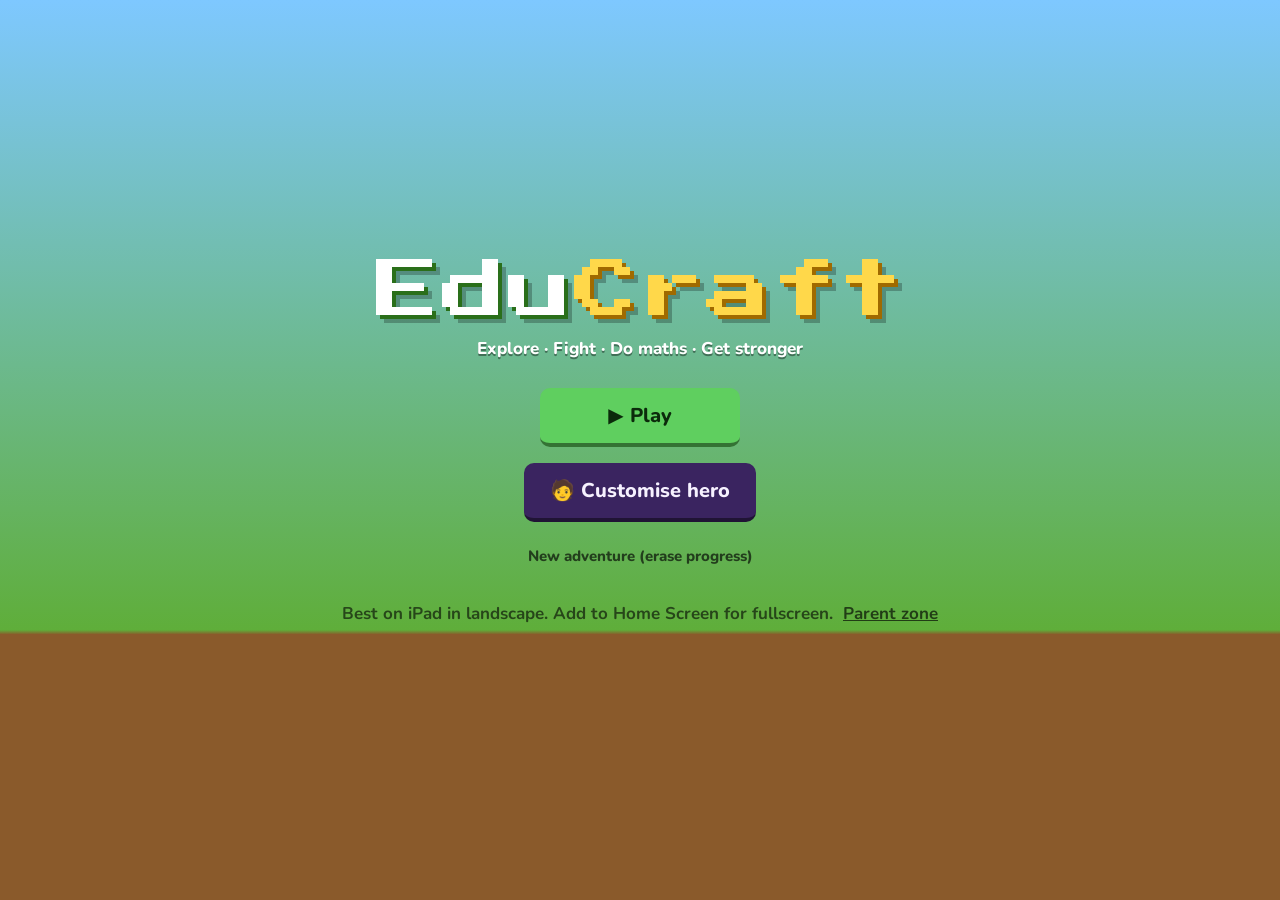
<file: index.html>
<!DOCTYPE html>
<html lang="en">
<head>
  <meta charset="UTF-8">
  <title>EduCraft</title>
  <meta name="viewport" content="width=device-width, initial-scale=1, maximum-scale=1, user-scalable=no, viewport-fit=cover">
  <meta name="apple-mobile-web-app-capable" content="yes">
  <meta name="mobile-web-app-capable" content="yes">
  <meta name="apple-mobile-web-app-status-bar-style" content="black-translucent">
  <meta name="apple-mobile-web-app-title" content="EduCraft">
  <meta name="theme-color" content="#1d1030">
  <link rel="manifest" href="manifest.webmanifest">
  <link rel="apple-touch-icon" href="icon.png">
  <link rel="icon" href="icon.png">
  <link rel="preconnect" href="https://fonts.googleapis.com">
  <link href="https://fonts.googleapis.com/css2?family=Press+Start+2P&family=Nunito:wght@600;800&display=swap" rel="stylesheet">
  <link rel="stylesheet" href="css/style.css?v=2">
</head>
<body>

  <!-- ===== Title ===== -->
  <section id="screen-title" class="screen center">
    <div class="title-art">
      <div class="logo">Edu<span>Craft</span></div>
      <div class="tagline">Explore · Fight · Do maths · Get stronger</div>
    </div>
    <button id="btn-play" class="btn big primary">▶ Play</button>
    <button id="btn-look" class="btn big">🧑 Customise hero</button>
    <button id="btn-reset" class="btn ghost small-btn">New adventure (erase progress)</button>
    <p class="hint">Best on iPad in landscape. Add to Home Screen for fullscreen. &nbsp;<a href="parent.html" class="parent-link">Parent zone</a></p>
  </section>

  <!-- ===== Customise ===== -->
  <section id="screen-look" class="screen center hidden">
    <div class="card look-card">
      <h1>Your hero</h1>
      <div class="look-body">
        <div id="look-preview" class="look-preview"></div>
        <div id="look-rows"></div>
      </div>
      <button id="look-done" class="btn big primary">Done ✔</button>
    </div>
  </section>

  <!-- ===== World map ===== -->
  <section id="screen-map" class="screen hidden">
    <header class="bar">
      <button id="map-title" class="btn ghost">◁</button>
      <div class="bar-title">Choose a stage</div>
      <button class="btn ghost btn-mute">🔊</button>
      <div class="credits pill">0 ⛃</div>
    </header>
    <div class="gear-summary"></div>
    <div id="world-list" class="scroll"></div>
    <footer class="bar bottom">
      <button id="map-earn" class="btn primary">📚 Earn credits</button>
      <button id="map-shop" class="btn">🛒 Shop</button>
    </footer>
  </section>

  <!-- ===== Game ===== -->
  <section id="screen-game" class="screen hidden"><canvas id="game"></canvas></section>
  <div id="hud" class="hidden">
    <div id="hud-stage"></div>
    <div class="hud-right">
      <div class="credits pill">0 ⛃</div>
      <button id="hud-earn" class="btn small-btn" title="Earn credits">📚</button>
      <button id="hud-shop" class="btn small-btn" title="Shop">🛒</button>
      <button class="btn small-btn btn-mute" title="Sound">🔊</button>
      <button id="hud-pause" class="btn small-btn" title="Pause">⏸</button>
    </div>
  </div>

  <!-- ===== Stage clear ===== -->
  <section id="screen-clear" class="screen center hidden">
    <div class="card">
      <h1 id="clear-title">Stage clear!</h1>
      <div id="clear-body"></div>
      <div class="row">
        <button id="btn-next" class="btn big primary">Next stage ▶</button>
        <button id="btn-map" class="btn big">World map</button>
      </div>
    </div>
  </section>

  <!-- ===== Fainted ===== -->
  <section id="screen-down" class="screen center hidden">
    <div class="card">
      <h1>You fainted!</h1>
      <div id="down-body"></div>
      <div class="row">
        <button id="down-shop" class="btn big primary">🛒 Shop &amp; earn</button>
        <button id="btn-retry" class="btn big">Try again</button>
        <button id="down-map" class="btn big ghost">World map</button>
      </div>
    </div>
  </section>

  <!-- ===== Victory ===== -->
  <section id="screen-victory" class="screen center hidden">
    <div class="card gold">
      <h1>👑 You saved the world!</h1>
      <p>The Void King is gone. The Sky Fortress is quiet. You are a true EduCraft hero.</p>
      <div id="victory-stats"></div>
      <button id="victory-map" class="btn big primary">Keep exploring</button>
    </div>
  </section>

  <!-- ===== Pause ===== -->
  <div id="modal-pause" class="modal hidden">
    <div class="modal-box small">
      <h2>Paused</h2>
      <button id="pause-resume" class="btn big primary">▶ Resume</button>
      <button id="pause-earn" class="btn big">📚 Earn credits</button>
      <button id="pause-shop" class="btn big">🛒 Shop</button>
      <button id="pause-apple" class="btn big hidden">🍎 Eat Golden Apple</button>
      <button class="btn big btn-mute">🔊</button>
      <button id="pause-quit" class="btn ghost">Quit to map</button>
    </div>
  </div>

  <!-- ===== Shop ===== -->
  <div id="modal-shop" class="modal hidden">
    <div class="modal-box">
      <header class="bar">
        <div class="bar-title">🛒 Trader's Shop</div>
        <div class="credits pill">0 ⛃</div>
        <button id="shop-close" class="btn ghost">✕</button>
      </header>
      <div class="gear-summary"></div>
      <nav class="tabs">
        <button class="shop-tab active" data-tab="weapons">⚔ Weapons</button>
        <button class="shop-tab" data-tab="armor">🛡 Armor</button>
        <button class="shop-tab" data-tab="items">🍎 Items</button>
        <button class="shop-tab" data-tab="earn">📚 Earn</button>
      </nav>
      <div id="shop-body" class="scroll"></div>
    </div>
  </div>

  <!-- ===== Maths ===== -->
  <div id="modal-math" class="modal hidden">
    <div class="modal-box math">
      <header class="bar">
        <div id="math-kind" class="bar-title">🔢 Number problem</div>
        <div id="math-streak" class="streak"></div>
        <div class="credits pill">0 ⛃</div>
        <button id="math-close" class="btn ghost">✕</button>
      </header>
      <div id="math-q" class="math-q">7 + 5 = ?</div>
      <div id="math-answer" class="math-answer">?</div>
      <div id="math-feedback" class="math-feedback"></div>
      <div id="math-pad" class="pad">
        <button data-k="1">1</button><button data-k="2">2</button><button data-k="3">3</button>
        <button data-k="4">4</button><button data-k="5">5</button><button data-k="6">6</button>
        <button data-k="7">7</button><button data-k="8">8</button><button data-k="9">9</button>
        <button data-k="del" class="pad-del">⌫</button><button data-k="0">0</button><button data-k="ok" class="pad-ok">✔</button>
      </div>
      <button id="math-next" class="btn big primary hidden">Next question ▶</button>
    </div>
  </div>

  <script src="js/data.js?v=2"></script>
  <script src="js/mathgen.js?v=2"></script>
  <script src="js/sprites.js?v=2"></script>
  <script src="js/audio.js?v=2"></script>
  <script src="js/input.js?v=2"></script>
  <script src="js/engine.js?v=2"></script>
  <script src="js/ui.js?v=2"></script>
</body>
</html>
</file>
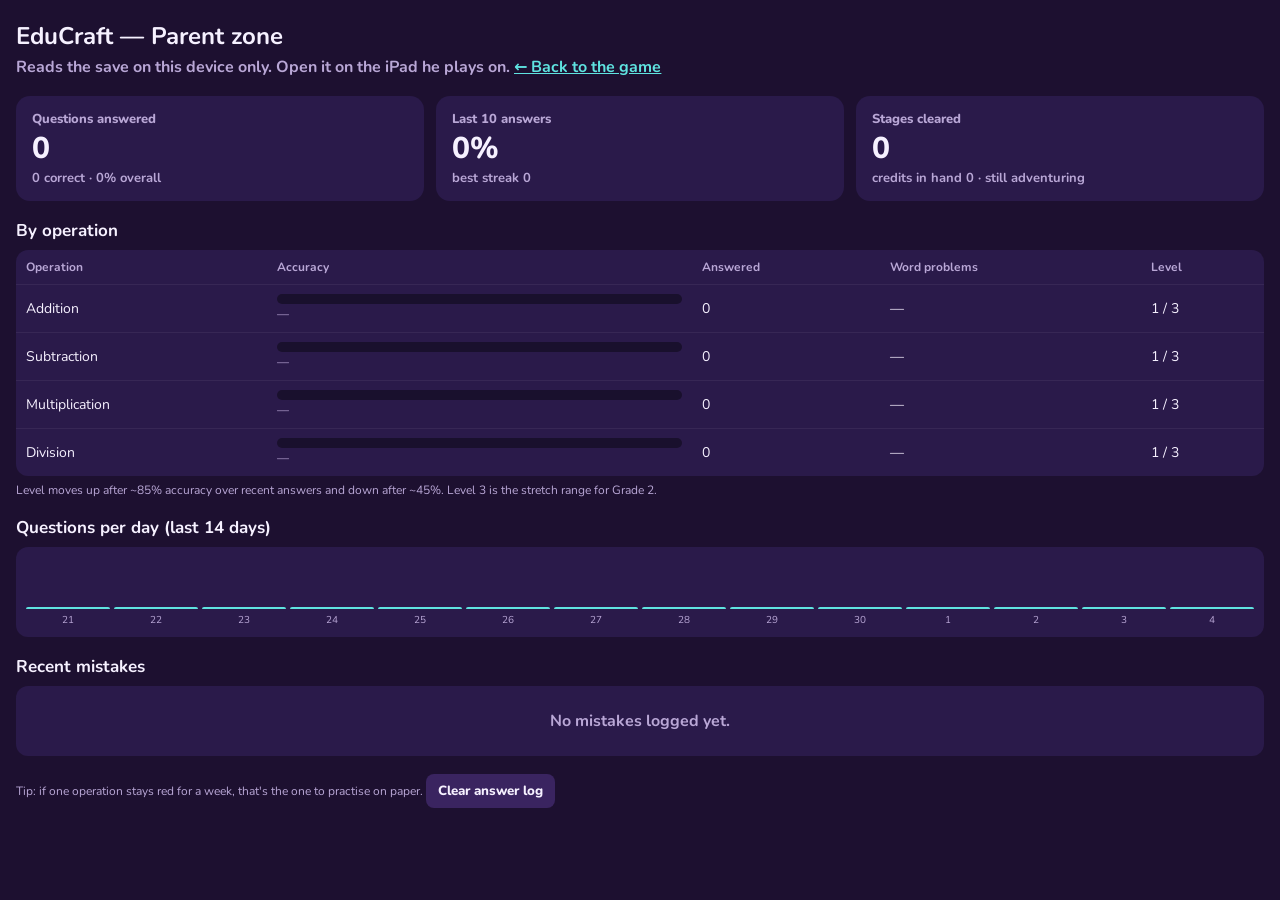
<file: parent.html>
<!DOCTYPE html>
<html lang="en">
<head>
  <meta charset="UTF-8">
  <title>EduCraft — Parent zone</title>
  <meta name="viewport" content="width=device-width, initial-scale=1">
  <link rel="icon" href="icon.png">
  <link href="https://fonts.googleapis.com/css2?family=Nunito:wght@600;800&display=swap" rel="stylesheet">
  <style>
    :root { --bg: #1d1030; --panel: #2a1a4a; --panel2: #3a2460; --ink: #f6f1ff; --muted: #b9a7d6; --gold: #ffd84a; --green: #5fcf5f; --red: #ff5f5f; --blue: #5fe3e0; }
    * { box-sizing: border-box; }
    body { margin: 0; background: var(--bg); color: var(--ink); font-family: "Nunito", system-ui, sans-serif; padding: 20px 16px 40px; }
    h1 { font-size: 24px; margin: 0 0 4px; } .sub { color: var(--muted); font-weight: 700; margin-bottom: 18px; }
    a { color: var(--blue); }
    .grid { display: grid; grid-template-columns: repeat(auto-fit, minmax(220px, 1fr)); gap: 12px; margin-bottom: 18px; }
    .tile { background: var(--panel); border-radius: 14px; padding: 14px 16px; }
    .tile .k { color: var(--muted); font-weight: 800; font-size: 13px; } .tile .v { font-size: 30px; font-weight: 800; } .tile .s { color: var(--muted); font-size: 13px; font-weight: 700; }
    h2 { font-size: 17px; margin: 18px 0 8px; }
    table { width: 100%; border-collapse: collapse; background: var(--panel); border-radius: 12px; overflow: hidden; }
    th, td { padding: 9px 10px; text-align: left; font-size: 14px; } th { color: var(--muted); font-size: 12px; } tr + tr td { border-top: 1px solid rgba(255,255,255,0.06); }
    .bar { height: 10px; background: rgba(0,0,0,0.4); border-radius: 5px; overflow: hidden; } .bar i { display: block; height: 100%; background: var(--green); }
    .bar i.mid { background: var(--gold); } .bar i.low { background: var(--red); }
    .ok { color: var(--green); font-weight: 800; } .bad { color: var(--red); font-weight: 800; }
    .q { color: var(--ink); } .small { color: var(--muted); font-size: 12px; }
    .days { display: flex; gap: 4px; align-items: flex-end; height: 90px; background: var(--panel); border-radius: 12px; padding: 10px; }
    .day { flex: 1; display: flex; flex-direction: column; align-items: center; gap: 4px; font-size: 10px; color: var(--muted); }
    .day b { width: 100%; background: var(--blue); border-radius: 3px 3px 0 0; min-height: 2px; }
    .empty { background: var(--panel); border-radius: 12px; padding: 24px; text-align: center; color: var(--muted); font-weight: 700; }
    button { font-family: inherit; font-weight: 800; background: var(--panel2); color: var(--ink); border: 0; border-radius: 8px; padding: 8px 12px; cursor: pointer; }
  </style>
</head>
<body>
  <h1>EduCraft — Parent zone</h1>
  <div class="sub">Reads the save on this device only. Open it on the iPad he plays on. <a href="index.html">← Back to the game</a></div>
  <div id="root"></div>
  <script>
    (function () {
      const LABEL = { add: 'Addition', sub: 'Subtraction', mul: 'Multiplication', div: 'Division' };
      let save = null; try { save = JSON.parse(localStorage.getItem('educraft.save.v1')); } catch (e) { /* ignore */ }
      const root = document.getElementById('root');
      if (!save || !save.stats) { root.innerHTML = '<div class="empty">No game data on this device yet. Play a stage first, then come back.</div>'; return; }
      const log = save.stats.log || [], st = save.stats, skill = save.skill || {};
      const pct = (a, b) => b ? Math.round(100 * a / b) : 0;
      const cls = (p) => p >= 80 ? '' : p >= 55 ? 'mid' : 'low';
      // per operation
      const ops = {}; for (const r of log) { const o = ops[r.op] = ops[r.op] || { n: 0, ok: 0, story: 0, storyOk: 0 }; o.n++; if (r.ok) o.ok++; if (r.k !== 'notation') { o.story++; if (r.ok) o.storyOk++; } }
      // per day (last 14)
      const days = []; for (let i = 13; i >= 0; i--) { const d = new Date(); d.setHours(0, 0, 0, 0); d.setDate(d.getDate() - i); days.push({ d, key: d.toDateString(), n: 0, ok: 0 }); }
      for (const r of log) { const k = new Date(r.t).toDateString(); const day = days.find((x) => x.key === k); if (day) { day.n++; if (r.ok) day.ok++; } }
      const maxN = Math.max(1, ...days.map((d) => d.n));
      const recent = log.slice(-10), recentAcc = pct(recent.filter((r) => r.ok).length, recent.length);
      const wrongs = log.filter((r) => !r.ok).slice(-12).reverse();
      const worldsDone = Object.values(save.progress || {}).reduce((a, b) => a + b, 0);
      root.innerHTML = `
        <div class="grid">
          <div class="tile"><div class="k">Questions answered</div><div class="v">${st.answered}</div><div class="s">${st.correct} correct · ${pct(st.correct, st.answered)}% overall</div></div>
          <div class="tile"><div class="k">Last 10 answers</div><div class="v">${recentAcc}%</div><div class="s">best streak ${st.streakBest}</div></div>
          <div class="tile"><div class="k">Stages cleared</div><div class="v">${worldsDone}</div><div class="s">credits in hand ${save.credits} · ${save.won ? 'finished the game 👑' : 'still adventuring'}</div></div>
        </div>
        <h2>By operation</h2>
        <table><tr><th>Operation</th><th style="width:34%">Accuracy</th><th>Answered</th><th>Word problems</th><th>Level</th></tr>
        ${['add', 'sub', 'mul', 'div'].map((k) => { const o = ops[k] || { n: 0, ok: 0, story: 0, storyOk: 0 }, p = pct(o.ok, o.n), lvl = (skill[k] && skill[k].lvl) || 1;
          return `<tr><td>${LABEL[k]}</td><td><div class="bar"><i class="${cls(p)}" style="width:${p}%"></i></div><span class="small">${o.n ? p + '%' : '—'}</span></td><td>${o.n}</td><td>${o.story ? pct(o.storyOk, o.story) + '% of ' + o.story : '—'}</td><td>${lvl} / 3</td></tr>`; }).join('')}
        </table>
        <div class="small" style="margin-top:6px">Level moves up after ~85% accuracy over recent answers and down after ~45%. Level 3 is the stretch range for Grade 2.</div>
        <h2>Questions per day (last 14 days)</h2>
        <div class="days">${days.map((d) => `<div class="day"><b style="height:${Math.round(60 * d.n / maxN)}px" title="${d.n} answered, ${d.ok} correct"></b>${d.d.getDate()}</div>`).join('')}</div>
        <h2>Recent mistakes</h2>
        ${wrongs.length ? `<table><tr><th>When</th><th>Question</th><th>His answer</th><th>Correct</th></tr>${wrongs.map((r) => `<tr><td class="small">${new Date(r.t).toLocaleDateString()}</td><td class="q">${r.q}</td><td class="bad">${r.g}</td><td class="ok">${r.a}</td></tr>`).join('')}</table>` : '<div class="empty">No mistakes logged yet.</div>'}
        <p class="small" style="margin-top:18px">Tip: if one operation stays red for a week, that's the one to practise on paper. <button onclick="if(confirm('Clear the answer log (keeps progress and gear)?')){save.stats.log=[];localStorage.setItem('educraft.save.v1',JSON.stringify(save));location.reload();}">Clear answer log</button></p>`;
    })();
  </script>
</body>
</html>
</file>
<file: css/style.css>
/* EduCraft — styles. Big touch targets, blocky pixel look, safe-area aware. */
:root {
  --bg: #1d1030;
  --panel: #2a1a4a;
  --panel2: #3a2460;
  --ink: #f6f1ff;
  --muted: #b9a7d6;
  --gold: #ffd84a;
  --green: #5fcf5f;
  --red: #ff5f5f;
  --blue: #5fe3e0;
  --purple: #c77dff;
  --pix: "Press Start 2P", monospace;
  --body: "Nunito", system-ui, -apple-system, sans-serif;
  --sat: env(safe-area-inset-top, 0px);
  --sab: env(safe-area-inset-bottom, 0px);
  --sal: env(safe-area-inset-left, 0px);
  --sar: env(safe-area-inset-right, 0px);
}
* { box-sizing: border-box; -webkit-tap-highlight-color: transparent; }
html, body { margin: 0; height: 100%; overflow: hidden; background: var(--bg); color: var(--ink); font-family: var(--body); font-size: 17px; -webkit-user-select: none; user-select: none; touch-action: none; }
body { position: fixed; inset: 0; }
.hidden { display: none !important; }

/* ---------- screens ---------- */
.screen { position: absolute; inset: 0; display: flex; flex-direction: column; }
.screen.center { align-items: center; justify-content: center; gap: 16px; padding: calc(var(--sat) + 16px) calc(var(--sar) + 16px) calc(var(--sab) + 16px) calc(var(--sal) + 16px); text-align: center; }
#screen-title { background: linear-gradient(180deg, #7ec8ff 0%, #5fae3a 70%, #8a5a2b 70.5%, #8a5a2b 100%); }
#screen-title .hint { color: rgba(0,0,0,0.6); font-weight: 700; margin-top: 8px; }
.title-art { margin-bottom: 12px; }
.logo { font-family: var(--pix); font-size: clamp(34px, 8vw, 64px); color: #fff; text-shadow: 4px 4px 0 #2a6f1a, 8px 8px 0 rgba(0,0,0,0.25); letter-spacing: 2px; }
.logo span { color: var(--gold); text-shadow: 4px 4px 0 #a06a00, 8px 8px 0 rgba(0,0,0,0.25); }
.tagline { margin-top: 14px; font-weight: 800; color: #fff; text-shadow: 0 2px 0 rgba(0,0,0,0.4); }
#screen-clear, #screen-down, #screen-victory { background: rgba(10, 5, 20, 0.85); }
#screen-game { background: #000; }
#game { position: absolute; inset: 0; display: block; touch-action: none; }

/* ---------- buttons ---------- */
.btn { font-family: var(--body); font-weight: 800; font-size: 17px; color: var(--ink); background: var(--panel2); border: 0; border-bottom: 4px solid rgba(0,0,0,0.45); border-radius: 10px; padding: 12px 18px; min-height: 48px; cursor: pointer; }
.btn:active { transform: translateY(2px); border-bottom-width: 2px; }
.btn:disabled { opacity: 0.45; cursor: default; }
.btn.big { font-size: 20px; padding: 14px 26px; min-height: 58px; min-width: 200px; }
.btn.primary { background: var(--green); color: #0b2a0b; }
.btn.ghost { background: transparent; border-bottom-color: transparent; color: var(--ink); }
.btn.small-btn { font-size: 15px; padding: 8px 12px; min-height: 40px; }
#btn-reset { color: rgba(0,0,0,0.65); }
.row { display: flex; gap: 12px; flex-wrap: wrap; justify-content: center; }

/* ---------- bars & cards ---------- */
.bar { display: flex; align-items: center; gap: 12px; padding: calc(var(--sat) + 10px) calc(var(--sar) + 14px) 10px calc(var(--sal) + 14px); background: var(--panel); }
.bar.bottom { padding: 10px calc(var(--sar) + 14px) calc(var(--sab) + 10px) calc(var(--sal) + 14px); justify-content: center; gap: 14px; }
.bar-title { flex: 1; min-width: 0; font-weight: 800; font-size: 18px; white-space: nowrap; overflow: hidden; text-overflow: ellipsis; }
.pill { flex: 0 0 auto; font-family: var(--pix); font-size: 13px; background: #000; color: var(--gold); padding: 8px 12px; border-radius: 999px; white-space: nowrap; }
.gear-summary { padding: 8px 16px; color: var(--muted); font-weight: 700; font-size: 15px; background: rgba(0,0,0,0.25); }
.card { background: var(--panel); border: 4px solid var(--panel2); border-radius: 16px; padding: 24px 28px; max-width: 520px; width: 100%; box-shadow: 0 12px 40px rgba(0,0,0,0.5); }
.card.gold { border-color: var(--gold); }
.card h1 { font-family: var(--pix); font-size: clamp(18px, 4vw, 26px); line-height: 1.4; color: var(--gold); margin: 0 0 12px; }
.card p { margin: 6px 0; font-weight: 700; }
.card .reward { font-family: var(--pix); font-size: 20px; color: var(--gold); margin: 14px 0; }
.card .unlock { color: var(--blue); }
.card .row { margin-top: 16px; }

/* ---------- world map ---------- */
.scroll { overflow-y: auto; -webkit-overflow-scrolling: touch; touch-action: pan-y; flex: 1; }
#world-list { padding: 12px calc(var(--sar) + 14px) 12px calc(var(--sal) + 14px); display: grid; grid-template-columns: repeat(auto-fit, minmax(300px, 1fr)); gap: 14px; align-content: start; }
.world-card { background: linear-gradient(180deg, var(--sky) 0%, var(--panel) 55%); border: 4px solid var(--panel2); border-radius: 16px; padding: 14px; }
.world-card.locked { filter: grayscale(0.8); opacity: 0.6; }
.world-title { font-weight: 800; font-size: 20px; text-shadow: 0 2px 0 rgba(0,0,0,0.5); }
.world-num { font-family: var(--pix); font-size: 11px; background: #000; color: var(--gold); padding: 5px 8px; border-radius: 6px; margin-right: 6px; vertical-align: middle; }
.world-sub { color: #fff; font-weight: 700; opacity: 0.95; text-shadow: 0 1px 0 rgba(0,0,0,0.5); margin: 4px 0 6px; }
.world-math { color: var(--muted); font-weight: 700; font-size: 14px; margin-bottom: 10px; }
.stage-row { display: grid; grid-template-columns: repeat(4, 1fr); gap: 8px; }
.stage-btn { position: relative; background: var(--panel2); border: 0; border-bottom: 4px solid rgba(0,0,0,0.45); border-radius: 10px; color: var(--ink); min-height: 72px; padding: 8px 6px; display: flex; flex-direction: column; align-items: center; justify-content: center; gap: 4px; cursor: pointer; }
.stage-btn:active { transform: translateY(2px); }
.stage-btn.boss { background: #6a1b2a; }
.stage-btn.done { outline: 3px solid var(--green); }
.stage-btn.locked { opacity: 0.4; }
.stage-n { font-family: var(--pix); font-size: 16px; }
.stage-name { font-size: 12px; font-weight: 800; line-height: 1.15; text-align: center; }
.stage-check { position: absolute; top: -8px; right: -6px; background: var(--green); color: #0b2a0b; font-weight: 900; border-radius: 999px; width: 22px; height: 22px; display: grid; place-items: center; font-size: 13px; }

/* ---------- HUD ---------- */
#hud { position: absolute; top: calc(var(--sat) + 8px); right: calc(var(--sar) + 10px); left: calc(var(--sal) + 10px); display: flex; justify-content: space-between; align-items: flex-start; pointer-events: none; }
#hud-stage { font-family: var(--pix); font-size: 10px; color: #fff; text-shadow: 2px 2px 0 #000; margin-top: 64px; max-width: 45%; }
.hud-right { display: flex; gap: 8px; align-items: center; pointer-events: auto; }
#hud .btn { background: rgba(0,0,0,0.55); font-size: 18px; min-width: 44px; }

/* ---------- modals ---------- */
.modal { position: absolute; inset: 0; background: rgba(0,0,0,0.65); display: flex; align-items: center; justify-content: center; padding: calc(var(--sat) + 10px) calc(var(--sar) + 10px) calc(var(--sab) + 10px) calc(var(--sal) + 10px); z-index: 20; }
.modal-box { background: var(--panel); border: 4px solid var(--panel2); border-radius: 16px; width: min(640px, 100%); max-height: 100%; display: flex; flex-direction: column; overflow: hidden; box-shadow: 0 12px 40px rgba(0,0,0,0.6); position: relative; }
.modal-box .bar { padding: 10px 14px; }
.modal-box.small { width: min(380px, 100%); padding: 20px; gap: 10px; align-items: stretch; }
.modal-box.small h2 { font-family: var(--pix); text-align: center; margin: 4px 0 10px; font-size: 18px; }
.modal-box.small .btn { width: 100%; }

/* shop */
.tabs { display: flex; gap: 6px; padding: 8px 10px; background: rgba(0,0,0,0.25); }
.shop-tab { flex: 1; background: var(--panel2); border: 0; border-bottom: 4px solid rgba(0,0,0,0.45); color: var(--muted); font-weight: 800; font-family: var(--body); font-size: 14px; padding: 10px 4px; border-radius: 8px; min-height: 44px; }
.shop-tab.active { background: var(--gold); color: #2a1a00; }
#shop-body { padding: 10px; display: flex; flex-direction: column; gap: 8px; }
.shop-earn { padding: 16px; text-align: center; font-weight: 700; }
.shop-earn .small { color: var(--muted); font-size: 14px; }
#shop-body .btn.big { align-self: center; margin-bottom: 10px; }

/* math */
.modal-box.math { width: min(560px, 100%); }
.streak { font-family: var(--pix); font-size: 11px; color: var(--red); white-space: nowrap; }
.math-q { padding: 18px 20px 8px; font-family: var(--pix); font-size: clamp(22px, 5vw, 34px); text-align: center; line-height: 1.5; min-height: 70px; }
.math-q.story { font-family: var(--body); font-weight: 800; font-size: clamp(19px, 3.6vw, 24px); line-height: 1.4; }
.math-answer { font-family: var(--pix); font-size: 36px; color: var(--gold); text-align: center; background: #000; margin: 6px auto 8px; padding: 10px 24px; border-radius: 12px; min-width: 140px; min-height: 60px; }
.math-feedback { text-align: center; font-weight: 800; padding: 0 16px; min-height: 0; font-size: 18px; }
.math-feedback.good { color: var(--green); padding: 8px 16px; }
.math-feedback.bad { color: var(--red); padding: 8px 16px; }
.math-feedback .explain { color: var(--ink); background: rgba(0,0,0,0.3); border-radius: 10px; padding: 10px 12px; margin-top: 8px; font-size: 16px; font-weight: 700; line-height: 1.4; }
.math-feedback .bonus { color: var(--gold); }
.pad { display: grid; grid-template-columns: repeat(3, 1fr); gap: 8px; padding: 10px 14px calc(var(--sab) + 14px); }
.pad button { font-family: var(--pix); font-size: 22px; min-height: 58px; background: var(--panel2); color: var(--ink); border: 0; border-bottom: 4px solid rgba(0,0,0,0.45); border-radius: 12px; cursor: pointer; }
.pad button:active { transform: translateY(2px); border-bottom-width: 2px; }
.pad .pad-del { background: #6a1b2a; }
.pad .pad-ok { background: var(--green); color: #0b2a0b; }
#math-next { margin: 10px auto calc(var(--sab) + 14px); }
.confetti { position: absolute; top: 40%; width: 10px; height: 10px; border-radius: 2px; pointer-events: none; animation: pop 1.1s ease-out forwards; }
@keyframes pop { 0% { transform: translateY(0) rotate(0); opacity: 1; } 100% { transform: translateY(-160px) translateX(calc((var(--r, 0.5) - 0.5) * 200px)) rotate(400deg); opacity: 0; } }

/* ---------- small phones in landscape: tighten vertical space ---------- */
@media (max-height: 430px) {
  .math-q { padding: 10px 16px 4px; min-height: 0; font-size: 20px; }
  .math-q.story { font-size: 17px; }
  .math-answer { font-size: 26px; min-height: 44px; padding: 6px 18px; margin: 4px auto; }
  .pad { gap: 6px; padding: 6px 12px calc(var(--sab) + 8px); grid-template-columns: repeat(6, 1fr); }
  .pad button { min-height: 44px; font-size: 18px; }
  .card { padding: 14px 18px; }
  .btn.big { min-height: 48px; padding: 10px 18px; }
}

/* ---------- v2: shop catalogue cards ---------- */
.pix { image-rendering: pixelated; image-rendering: crisp-edges; display: block; }
.parent-link { color: rgba(0,0,0,0.65); text-decoration: underline; }
.shop-card { display: grid; grid-template-columns: 112px 1fr auto; gap: 12px; align-items: center; background: var(--panel2); border-radius: 14px; padding: 10px 12px; }
.shop-card.equipped { outline: 3px solid var(--green); }
.shop-card.locked .shop-art { filter: grayscale(0.6); opacity: 0.75; }
.shop-art { width: 112px; display: flex; flex-direction: column; align-items: center; gap: 4px; background: #000; border-radius: 12px; padding: 8px 0 6px; }
.shop-kind { font-size: 11px; font-weight: 800; color: var(--muted); }
.shop-info { min-width: 0; }
.shop-name { font-weight: 800; font-size: 18px; }
.shop-name .tag { font-size: 11px; background: var(--green); color: #0b2a0b; padding: 2px 7px; border-radius: 999px; vertical-align: middle; margin-left: 4px; }
.shop-name .tag.owned { background: var(--muted); color: #1d1030; }
.shop-lore { color: var(--muted); font-size: 13px; font-weight: 700; margin: 2px 0 6px; line-height: 1.3; }
.shop-stat { color: var(--gold); font-weight: 800; font-size: 14px; }
.bars { display: flex; flex-direction: column; gap: 3px; }
.bar { display: grid; grid-template-columns: 58px 1fr 52px; align-items: center; gap: 8px; font-size: 12px; font-weight: 800; }
.bar-l { color: var(--muted); }
.bar-t { position: relative; height: 10px; background: rgba(0,0,0,0.45); border-radius: 5px; overflow: hidden; }
.bar-t i { position: absolute; left: 0; top: 0; bottom: 0; background: var(--gold); border-radius: 5px; }
.bar-t b { position: absolute; top: 0; bottom: 0; background: var(--green); }
.bar-v { text-align: right; color: var(--ink); }
.bar-v em { font-style: normal; margin-left: 4px; font-size: 11px; }
.bar-v em.up { color: var(--green); } .bar-v em.down { color: var(--red); }
.shop-buy { min-width: 96px; white-space: nowrap; }
@media (max-width: 480px) { .shop-card { grid-template-columns: 80px 1fr; } .shop-art { width: 80px; } .shop-art canvas { width: 64px; height: 64px; } .shop-buy { grid-column: 1 / -1; } }

/* ---------- v2: customise ---------- */
.look-card { max-width: 640px; }
.look-body { display: flex; gap: 20px; align-items: center; justify-content: center; flex-wrap: wrap; margin-bottom: 14px; }
.look-preview { background: #000; border-radius: 14px; padding: 10px; }
.look-row { display: flex; align-items: center; gap: 12px; margin: 8px 0; }
.look-label { width: 54px; text-align: right; font-weight: 800; color: var(--muted); }
.swatches { display: flex; gap: 8px; }
.swatch { width: 40px; height: 40px; border-radius: 10px; border: 3px solid rgba(0,0,0,0.4); cursor: pointer; }
.swatch.active { border-color: #fff; outline: 3px solid var(--gold); }

/* ---------- v2: riddle mode & misc ---------- */
#modal-math.riddle .modal-box { border-color: var(--purple); box-shadow: 0 0 0 4px rgba(199,125,255,0.25), 0 12px 40px rgba(0,0,0,0.6); }
#modal-math.riddle .bar { background: #3a1f6e; }
.math-feedback.good .explain { color: var(--purple); background: rgba(199,125,255,0.12); }
#hud .btn-mute { font-size: 16px; }
.stage-btn.tut { background: #1f5a4a; }

#modal-math.nightmare .modal-box { border-color: var(--red); animation: nm 0.7s infinite alternate; }
#modal-math.nightmare .bar { background: #4a0f0f; }
@keyframes nm { from { box-shadow: 0 0 0 4px rgba(255,59,59,0.25), 0 12px 40px rgba(0,0,0,0.8); } to { box-shadow: 0 0 0 10px rgba(255,59,59,0.5), 0 12px 40px rgba(0,0,0,0.8); } }
</file>
